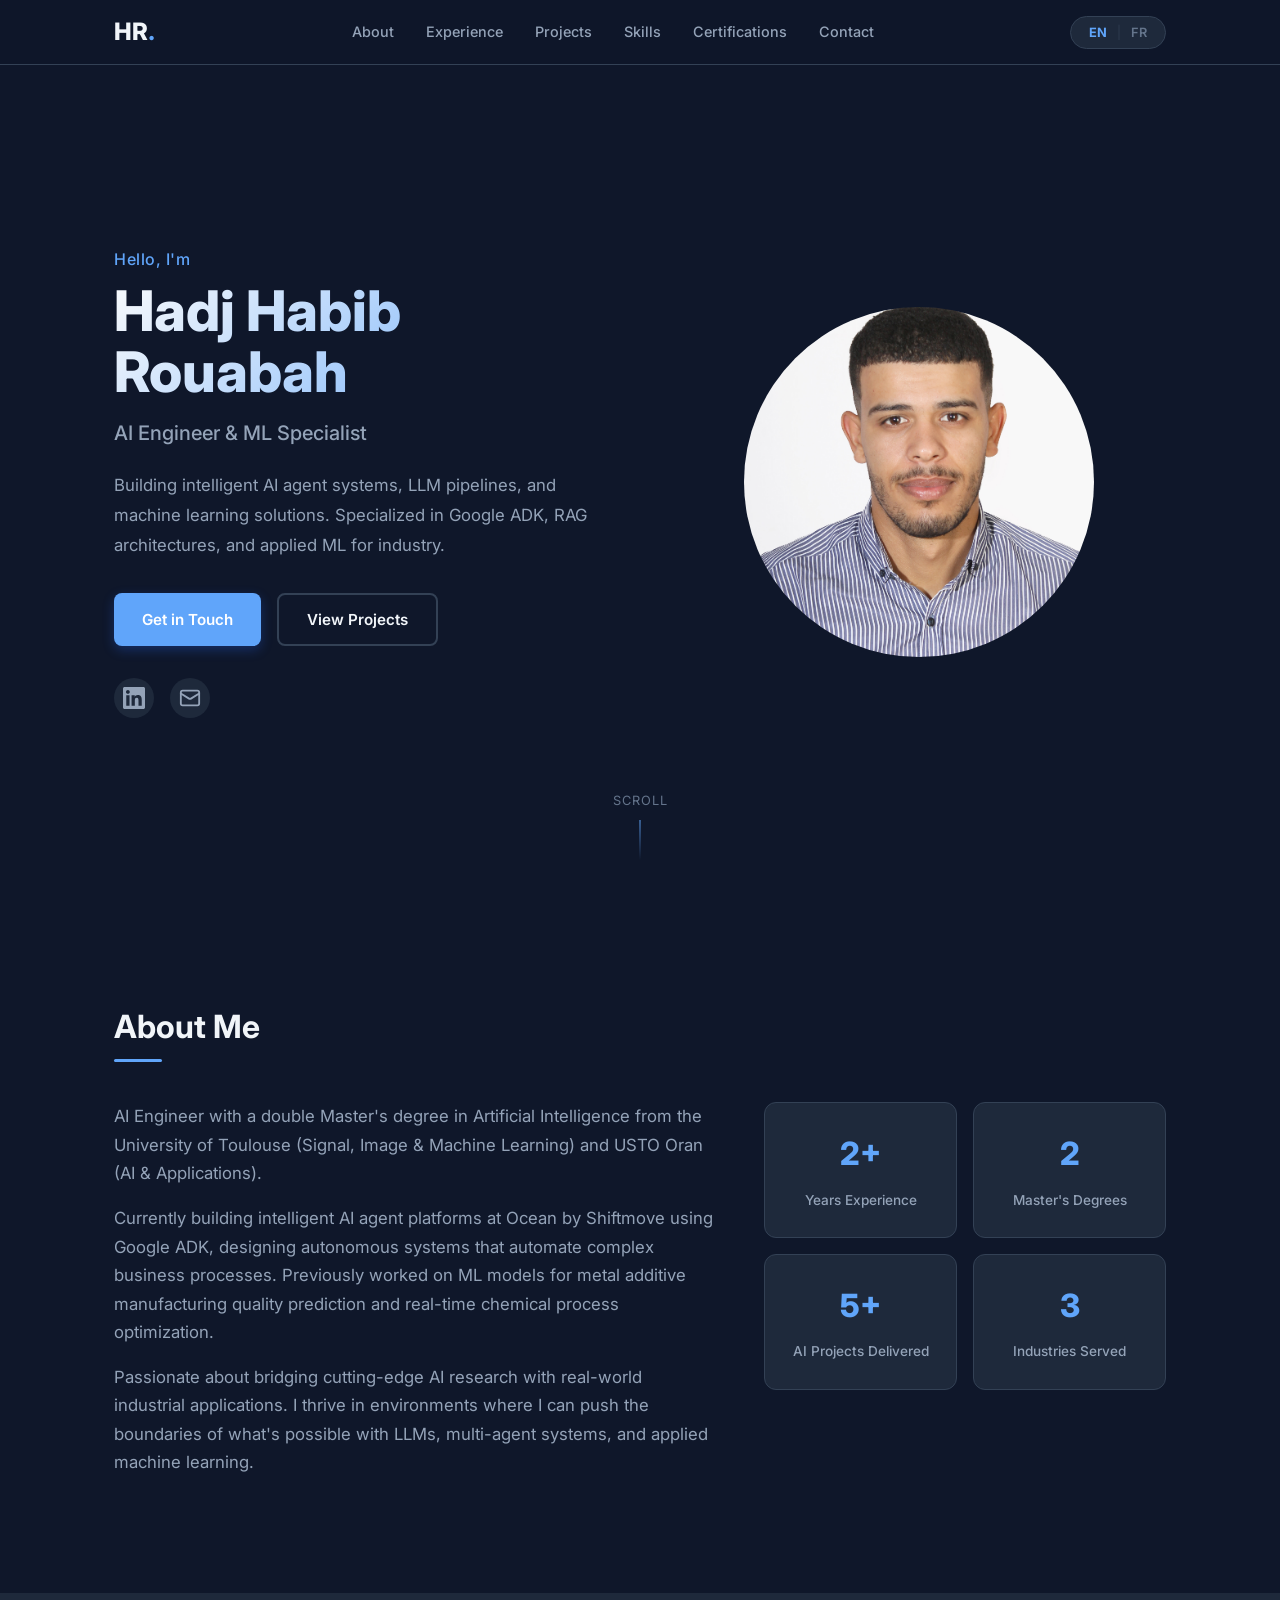
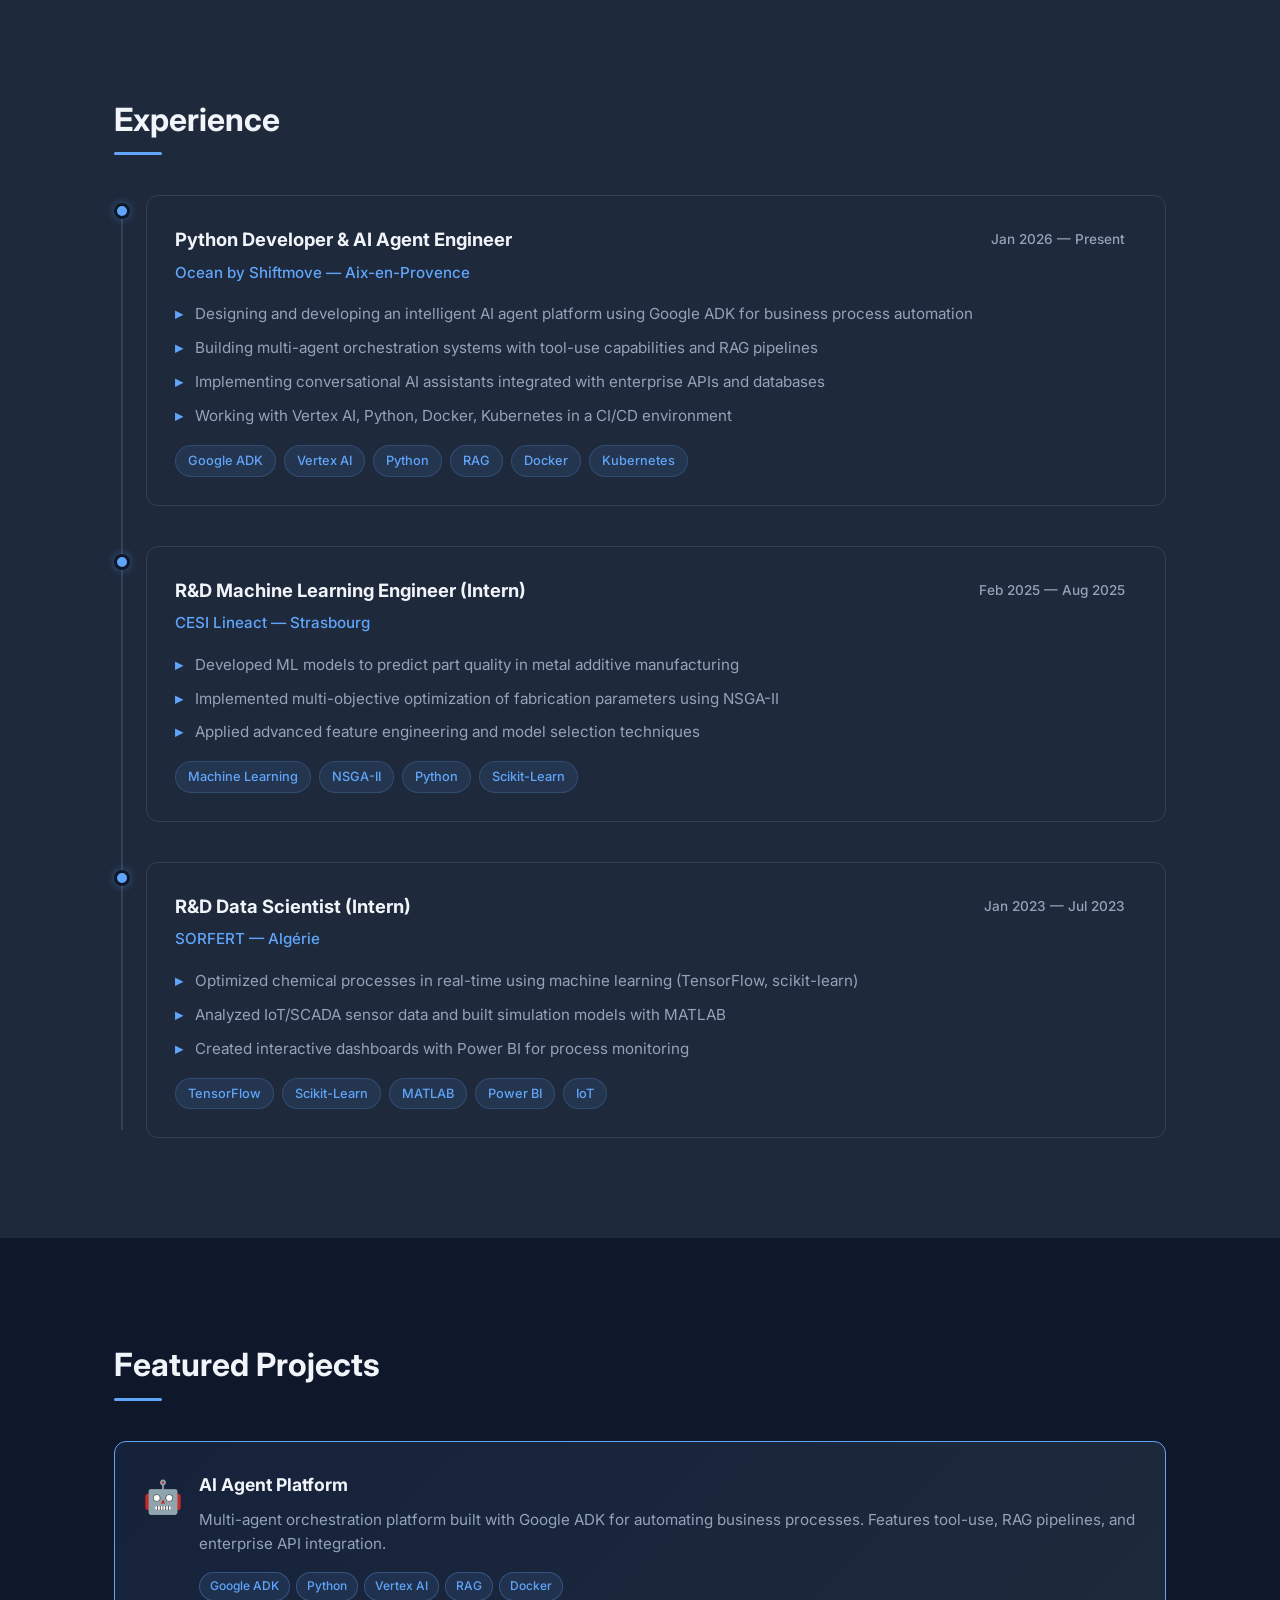
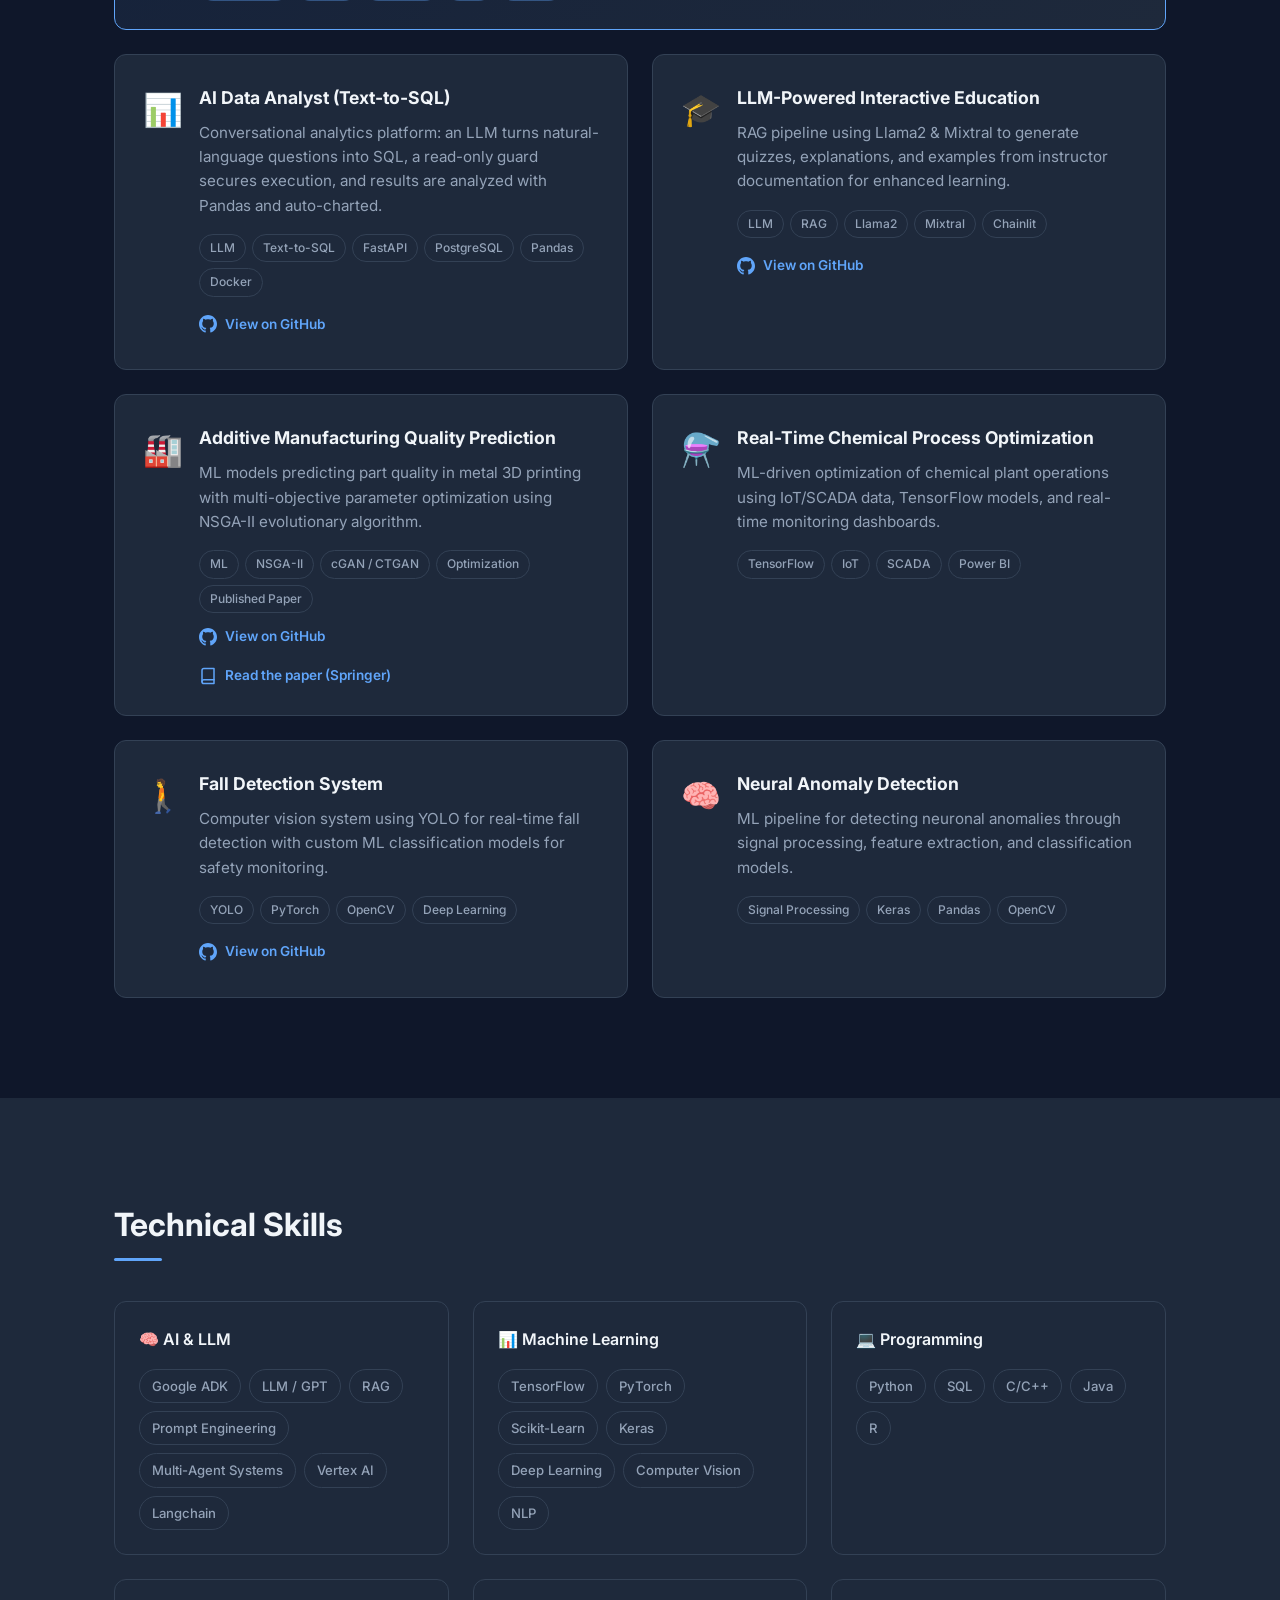
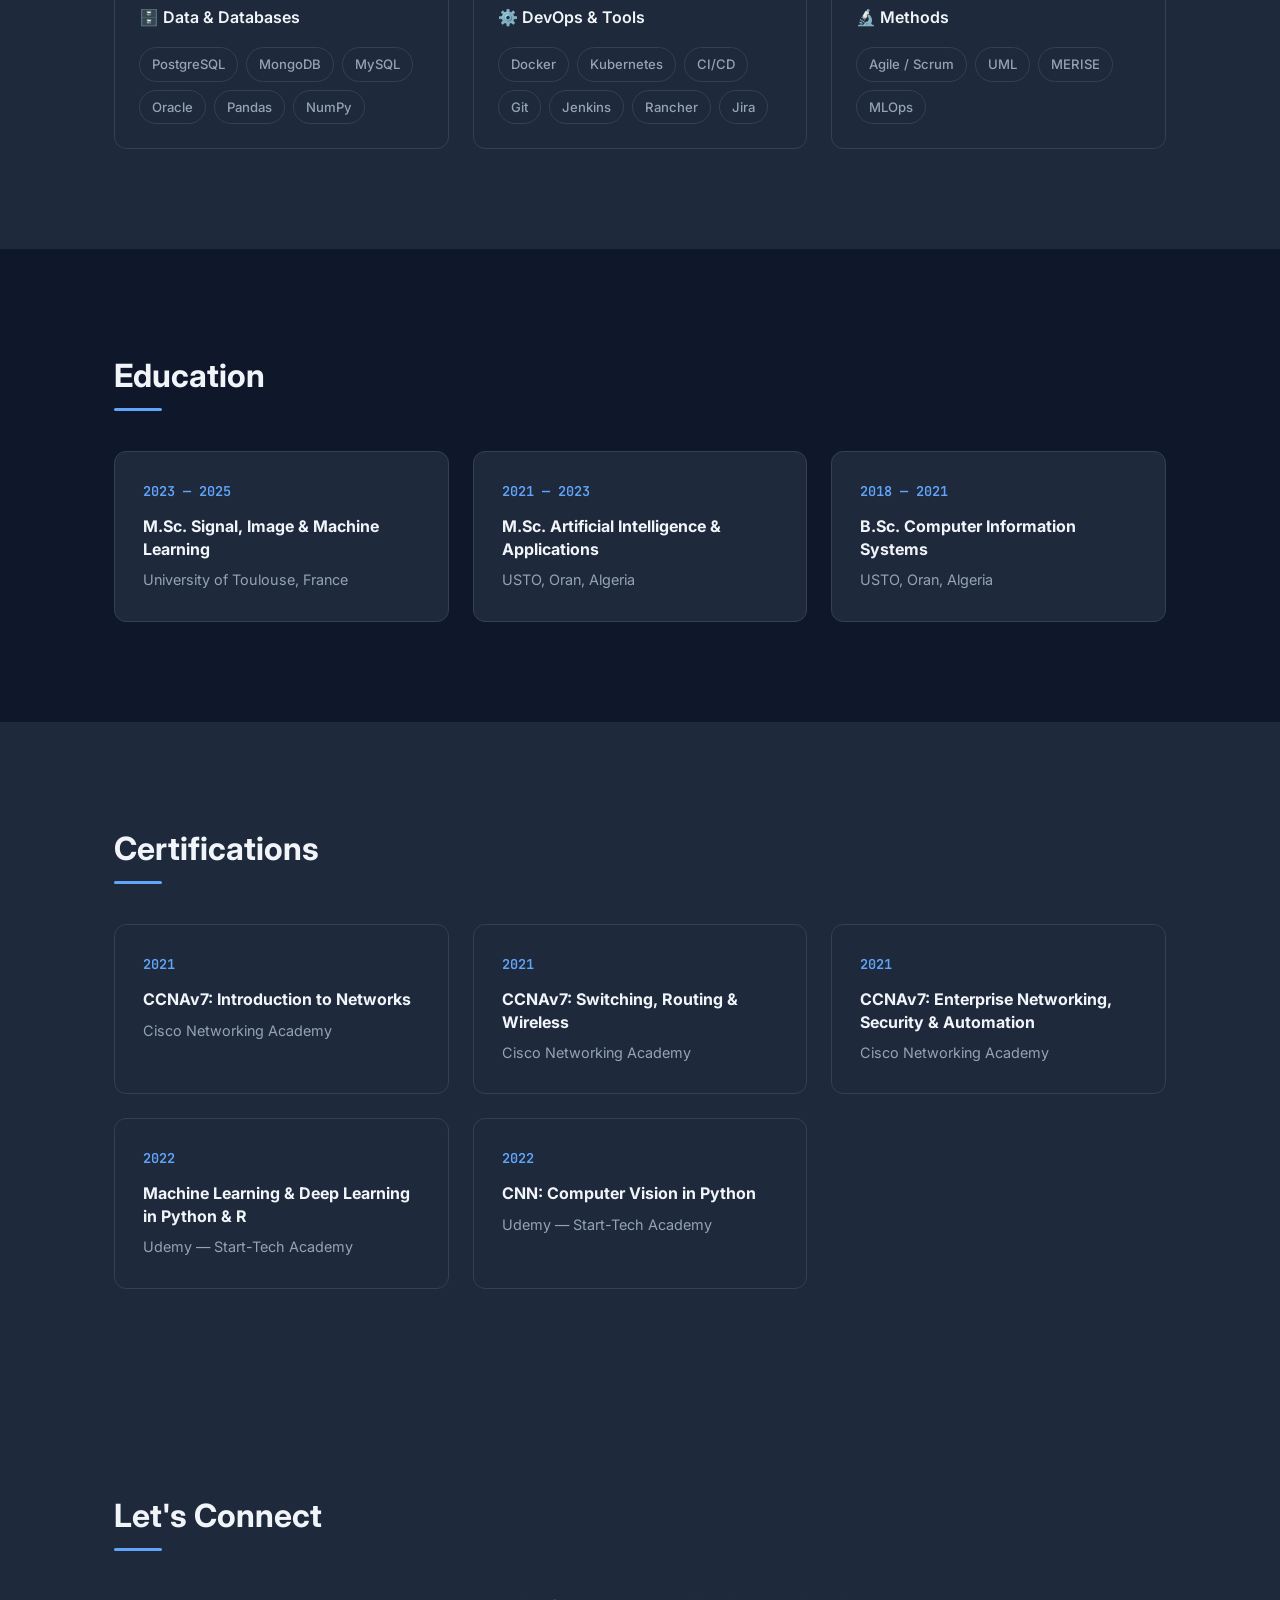
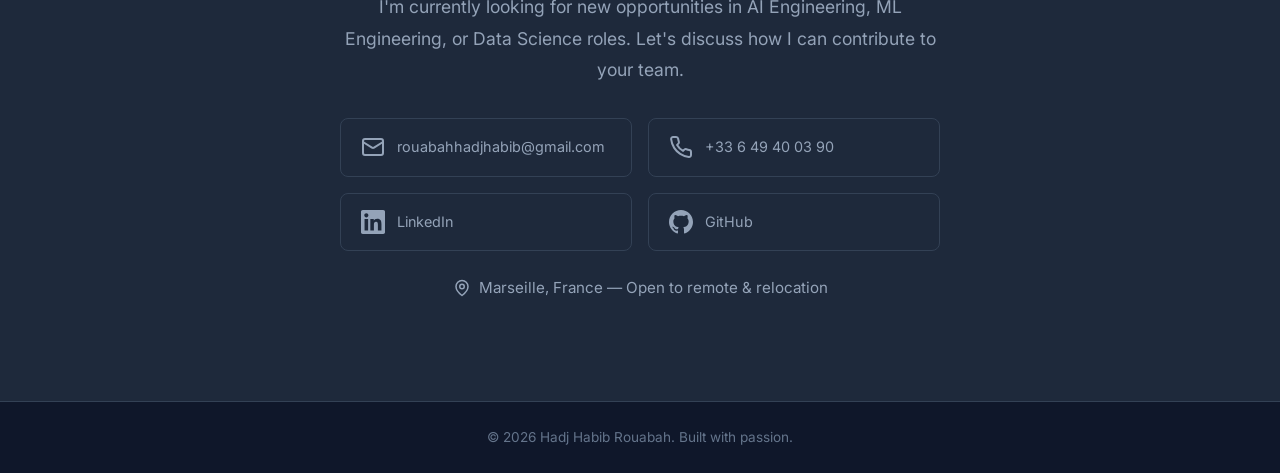
<file: index.html>
<!DOCTYPE html>
<html lang="en">
<head>
    <meta charset="UTF-8">
    <meta name="viewport" content="width=device-width, initial-scale=1.0">
    <title>Hadj Habib Rouabah — AI Engineer</title>
    <meta name="description" content="AI Engineer specialized in LLM, RAG, AI Agents, and Machine Learning. Building intelligent systems with Google ADK, Python, and modern AI frameworks.">
    <!-- Open Graph — pour l'aperçu LinkedIn -->
    <meta property="og:type" content="website">
    <meta property="og:title" content="Hadj Habib Rouabah — AI Engineer & ML Specialist">
    <meta property="og:description" content="Ingénieur IA | LLM, RAG, Agents IA (Google ADK) | Python | Double Master en Intelligence Artificielle">
    <meta property="og:image" content="https://habib-rouabah.github.io/assets/og-image.png">
    <meta property="og:url" content="https://habib-rouabah.github.io">
    <meta name="twitter:card" content="summary_large_image">
    <link rel="preconnect" href="https://fonts.googleapis.com">
    <link rel="preconnect" href="https://fonts.gstatic.com" crossorigin>
    <link href="https://fonts.googleapis.com/css2?family=Inter:wght@300;400;500;600;700;800&family=JetBrains+Mono:wght@400;500&display=swap" rel="stylesheet">
    <link rel="stylesheet" href="style.css">
</head>
<body>
    <!-- Navigation -->
    <nav class="navbar" id="navbar">
        <div class="nav-container">
            <a href="#" class="nav-logo">HR<span class="accent">.</span></a>
            <ul class="nav-links">
                <li><a href="#about" data-en="About" data-fr="À propos">About</a></li>
                <li><a href="#experience" data-en="Experience" data-fr="Expérience">Experience</a></li>
                <li><a href="#projects" data-en="Projects" data-fr="Projets">Projects</a></li>
                <li><a href="#skills" data-en="Skills" data-fr="Compétences">Skills</a></li>
                <li><a href="#certifications" data-en="Certifications" data-fr="Certifications">Certifications</a></li>
                <li><a href="#contact" data-en="Contact" data-fr="Contact">Contact</a></li>
            </ul>
            <div class="nav-right">
                <button class="lang-toggle" id="langToggle" aria-label="Switch language">
                    <span class="lang-option active" data-lang="en">EN</span>
                    <span class="lang-separator">|</span>
                    <span class="lang-option" data-lang="fr">FR</span>
                </button>
                <button class="nav-toggle" aria-label="Toggle menu">
                    <span></span>
                    <span></span>
                    <span></span>
                </button>
            </div>
        </div>
    </nav>

    <!-- Hero Section -->
    <section class="hero" id="hero">
        <div class="hero-container">
            <div class="hero-content">
                <p class="hero-greeting" data-en="Hello, I'm" data-fr="Bonjour, je suis">Hello, I'm</p>
                <h1 class="hero-name">Hadj Habib<br>Rouabah</h1>
                <h2 class="hero-title" data-en="AI Engineer & ML Specialist" data-fr="Ingénieur IA & Spécialiste ML">AI Engineer & ML Specialist</h2>
                <p class="hero-description" data-en="Building intelligent AI agent systems, LLM pipelines, and machine learning solutions. Specialized in Google ADK, RAG architectures, and applied ML for industry." data-fr="Conception de systèmes d'agents IA intelligents, pipelines LLM et solutions de machine learning. Spécialisé en Google ADK, architectures RAG et ML appliqué à l'industrie.">Building intelligent AI agent systems, LLM pipelines, and machine learning solutions. Specialized in Google ADK, RAG architectures, and applied ML for industry.</p>
                <div class="hero-cta">
                    <a href="#contact" class="btn btn-primary" data-en="Get in Touch" data-fr="Me contacter">Get in Touch</a>
                    <a href="#projects" class="btn btn-secondary" data-en="View Projects" data-fr="Voir les projets">View Projects</a>
                </div>
                <div class="hero-socials">
                    <a href="https://www.linkedin.com/in/hadj-habib-rouabah" target="_blank" rel="noopener" aria-label="LinkedIn">
                        <svg xmlns="http://www.w3.org/2000/svg" width="22" height="22" viewBox="0 0 24 24" fill="currentColor"><path d="M20.447 20.452h-3.554v-5.569c0-1.328-.027-3.037-1.852-3.037-1.853 0-2.136 1.445-2.136 2.939v5.667H9.351V9h3.414v1.561h.046c.477-.9 1.637-1.85 3.37-1.85 3.601 0 4.267 2.37 4.267 5.455v6.286zM5.337 7.433c-1.144 0-2.063-.926-2.063-2.065 0-1.138.92-2.063 2.063-2.063 1.14 0 2.064.925 2.064 2.063 0 1.139-.925 2.065-2.064 2.065zm1.782 13.019H3.555V9h3.564v11.452zM22.225 0H1.771C.792 0 0 .774 0 1.729v20.542C0 23.227.792 24 1.771 24h20.451C23.2 24 24 23.227 24 22.271V1.729C24 .774 23.2 0 22.222 0h.003z"/></svg>
                    </a>
                    <!-- <a href="https://github.com/hrouabah" target="_blank" rel="noopener" aria-label="GitHub">
                        <svg xmlns="http://www.w3.org/2000/svg" width="22" height="22" viewBox="0 0 24 24" fill="currentColor"><path d="M12 0c-6.626 0-12 5.373-12 12 0 5.302 3.438 9.8 8.207 11.387.599.111.793-.261.793-.577v-2.234c-3.338.726-4.033-1.416-4.033-1.416-.546-1.387-1.333-1.756-1.333-1.756-1.089-.745.083-.729.083-.729 1.205.084 1.839 1.237 1.839 1.237 1.07 1.834 2.807 1.304 3.492.997.107-.775.418-1.305.762-1.604-2.665-.305-5.467-1.334-5.467-5.931 0-1.311.469-2.381 1.236-3.221-.124-.303-.535-1.524.117-3.176 0 0 1.008-.322 3.301 1.23.957-.266 1.983-.399 3.003-.404 1.02.005 2.047.138 3.006.404 2.291-1.552 3.297-1.23 3.297-1.23.653 1.653.242 2.874.118 3.176.77.84 1.235 1.911 1.235 3.221 0 4.609-2.807 5.624-5.479 5.921.43.372.823 1.102.823 2.222v3.293c0 .319.192.694.801.576 4.765-1.589 8.199-6.086 8.199-11.386 0-6.627-5.373-12-12-12z"/></svg>
                    </a> -->
                    <a href="mailto:rouabahhadjhabib@gmail.com" aria-label="Email">
                        <svg xmlns="http://www.w3.org/2000/svg" width="22" height="22" viewBox="0 0 24 24" fill="none" stroke="currentColor" stroke-width="2" stroke-linecap="round" stroke-linejoin="round"><rect width="20" height="16" x="2" y="4" rx="2"/><path d="m22 7-8.97 5.7a1.94 1.94 0 0 1-2.06 0L2 7"/></svg>
                    </a>
                </div>
            </div>
            <div class="hero-visual">
                <div class="hero-image-wrapper">
                    <img src="assets/profile.jpg" alt="Hadj Habib Rouabah" class="hero-image" onerror="this.style.display='none'">
                    <div class="hero-image-decoration"></div>
                </div>
            </div>
        </div>
        <div class="scroll-indicator">
            <span data-en="Scroll" data-fr="Défiler">Scroll</span>
            <div class="scroll-line"></div>
        </div>
    </section>

    <!-- About Section -->
    <section class="section" id="about">
        <div class="container">
            <h2 class="section-title" data-en="About Me" data-fr="À propos">About Me</h2>
            <div class="about-grid">
                <div class="about-text">
                    <p data-en="AI Engineer with a double Master's degree in Artificial Intelligence from the University of Toulouse (Signal, Image & Machine Learning) and USTO Oran (AI & Applications)." data-fr="Ingénieur IA titulaire d'un double Master en Intelligence Artificielle de l'Université de Toulouse (Signal, Image & Apprentissage Automatique) et de l'USTO d'Oran (IA & Applications).">AI Engineer with a double Master's degree in Artificial Intelligence from the University of Toulouse (Signal, Image & Machine Learning) and USTO Oran (AI & Applications).</p>
                    <p data-en="Currently building intelligent AI agent platforms at Ocean by Shiftmove using Google ADK, designing autonomous systems that automate complex business processes. Previously worked on ML models for metal additive manufacturing quality prediction and real-time chemical process optimization." data-fr="Actuellement en charge du développement d'une plateforme d'agents IA intelligents chez Ocean by Shiftmove avec Google ADK, concevant des systèmes autonomes pour l'automatisation de processus métiers complexes. Précédemment, développement de modèles ML pour la prédiction de qualité en fabrication additive métallique et l'optimisation de procédés chimiques en temps réel.">Currently building intelligent AI agent platforms at Ocean by Shiftmove using Google ADK, designing autonomous systems that automate complex business processes. Previously worked on ML models for metal additive manufacturing quality prediction and real-time chemical process optimization.</p>
                    <p data-en="Passionate about bridging cutting-edge AI research with real-world industrial applications. I thrive in environments where I can push the boundaries of what's possible with LLMs, multi-agent systems, and applied machine learning." data-fr="Passionné par le lien entre la recherche de pointe en IA et les applications industrielles concrètes. Je m'épanouis dans des environnements où je peux repousser les limites du possible avec les LLM, les systèmes multi-agents et le machine learning appliqué.">Passionate about bridging cutting-edge AI research with real-world industrial applications. I thrive in environments where I can push the boundaries of what's possible with LLMs, multi-agent systems, and applied machine learning.</p>
                </div>
                <div class="about-stats">
                    <div class="stat-card">
                        <span class="stat-number">2+</span>
                        <span class="stat-label" data-en="Years Experience" data-fr="Ans d'expérience">Years Experience</span>
                    </div>
                    <div class="stat-card">
                        <span class="stat-number">2</span>
                        <span class="stat-label" data-en="Master's Degrees" data-fr="Masters obtenus">Master's Degrees</span>
                    </div>
                    <div class="stat-card">
                        <span class="stat-number">5+</span>
                        <span class="stat-label" data-en="AI Projects Delivered" data-fr="Projets IA livrés">AI Projects Delivered</span>
                    </div>
                    <div class="stat-card">
                        <span class="stat-number">3</span>
                        <span class="stat-label" data-en="Industries Served" data-fr="Secteurs d'activité">Industries Served</span>
                    </div>
                </div>
            </div>
        </div>
    </section>

    <!-- Experience Section -->
    <section class="section section-alt" id="experience">
        <div class="container">
            <h2 class="section-title" data-en="Experience" data-fr="Expérience">Experience</h2>
            <div class="timeline">
                <div class="timeline-item">
                    <div class="timeline-marker"></div>
                    <div class="timeline-content">
                        <div class="timeline-header">
                            <div>
                                <h3 data-en="Python Developer & AI Agent Engineer" data-fr="Développeur Python & Ingénieur Agent IA">Python Developer & AI Agent Engineer</h3>
                                <p class="company">Ocean by Shiftmove — Aix-en-Provence</p>
                            </div>
                            <span class="timeline-date" data-en="Jan 2026 — Present" data-fr="Janv. 2026 — Présent">Jan 2026 — Present</span>
                        </div>
                        <ul class="timeline-details">
                            <li data-en="Designing and developing an intelligent AI agent platform using Google ADK for business process automation" data-fr="Conception et développement d'une plateforme d'agents IA intelligents avec Google ADK pour l'automatisation des processus métiers">Designing and developing an intelligent AI agent platform using Google ADK for business process automation</li>
                            <li data-en="Building multi-agent orchestration systems with tool-use capabilities and RAG pipelines" data-fr="Construction de systèmes d'orchestration multi-agents avec capacités d'utilisation d'outils et pipelines RAG">Building multi-agent orchestration systems with tool-use capabilities and RAG pipelines</li>
                            <li data-en="Implementing conversational AI assistants integrated with enterprise APIs and databases" data-fr="Implémentation d'assistants IA conversationnels intégrés aux APIs et bases de données de l'entreprise">Implementing conversational AI assistants integrated with enterprise APIs and databases</li>
                            <li data-en="Working with Vertex AI, Python, Docker, Kubernetes in a CI/CD environment" data-fr="Travail avec Vertex AI, Python, Docker, Kubernetes dans un environnement CI/CD">Working with Vertex AI, Python, Docker, Kubernetes in a CI/CD environment</li>
                        </ul>
                        <div class="timeline-tags">
                            <span>Google ADK</span>
                            <span>Vertex AI</span>
                            <span>Python</span>
                            <span>RAG</span>
                            <span>Docker</span>
                            <span>Kubernetes</span>
                        </div>
                    </div>
                </div>

                <div class="timeline-item">
                    <div class="timeline-marker"></div>
                    <div class="timeline-content">
                        <div class="timeline-header">
                            <div>
                                <h3 data-en="R&D Machine Learning Engineer (Intern)" data-fr="Ingénieur Machine Learning R&D (Stage)">R&D Machine Learning Engineer (Intern)</h3>
                                <p class="company">CESI Lineact — Strasbourg</p>
                            </div>
                            <span class="timeline-date" data-en="Feb 2025 — Aug 2025" data-fr="Fév. 2025 — Août 2025">Feb 2025 — Aug 2025</span>
                        </div>
                        <ul class="timeline-details">
                            <li data-en="Developed ML models to predict part quality in metal additive manufacturing" data-fr="Développement de modèles ML pour prédire la qualité des pièces en fabrication additive métallique">Developed ML models to predict part quality in metal additive manufacturing</li>
                            <li data-en="Implemented multi-objective optimization of fabrication parameters using NSGA-II" data-fr="Implémentation de l'optimisation multi-objectif des paramètres de fabrication via NSGA-II">Implemented multi-objective optimization of fabrication parameters using NSGA-II</li>
                            <li data-en="Applied advanced feature engineering and model selection techniques" data-fr="Application de techniques avancées de feature engineering et de sélection de modèles">Applied advanced feature engineering and model selection techniques</li>
                        </ul>
                        <div class="timeline-tags">
                            <span>Machine Learning</span>
                            <span>NSGA-II</span>
                            <span>Python</span>
                            <span>Scikit-Learn</span>
                        </div>
                    </div>
                </div>

                <div class="timeline-item">
                    <div class="timeline-marker"></div>
                    <div class="timeline-content">
                        <div class="timeline-header">
                            <div>
                                <h3 data-en="R&D Data Scientist (Intern)" data-fr="Data Scientist R&D (Stage)">R&D Data Scientist (Intern)</h3>
                                <p class="company">SORFERT — Algérie</p>
                            </div>
                            <span class="timeline-date" data-en="Jan 2023 — Jul 2023" data-fr="Janv. 2023 — Juil. 2023">Jan 2023 — Jul 2023</span>
                        </div>
                        <ul class="timeline-details">
                            <li data-en="Optimized chemical processes in real-time using machine learning (TensorFlow, scikit-learn)" data-fr="Optimisation des procédés chimiques en temps réel via le machine learning (TensorFlow, scikit-learn)">Optimized chemical processes in real-time using machine learning (TensorFlow, scikit-learn)</li>
                            <li data-en="Analyzed IoT/SCADA sensor data and built simulation models with MATLAB" data-fr="Analyse de données capteurs IoT/SCADA et construction de modèles de simulation avec MATLAB">Analyzed IoT/SCADA sensor data and built simulation models with MATLAB</li>
                            <li data-en="Created interactive dashboards with Power BI for process monitoring" data-fr="Création de tableaux de bord interactifs avec Power BI pour le suivi des processus">Created interactive dashboards with Power BI for process monitoring</li>
                        </ul>
                        <div class="timeline-tags">
                            <span>TensorFlow</span>
                            <span>Scikit-Learn</span>
                            <span>MATLAB</span>
                            <span>Power BI</span>
                            <span>IoT</span>
                        </div>
                    </div>
                </div>
            </div>
        </div>
    </section>

    <!-- Projects Section -->
    <section class="section" id="projects">
        <div class="container">
            <h2 class="section-title" data-en="Featured Projects" data-fr="Projets phares">Featured Projects</h2>
            <div class="projects-grid">
                <div class="project-card featured">
                    <div class="project-icon">🤖</div>
                    <div class="project-content">
                        <h3 data-en="AI Agent Platform" data-fr="Plateforme d'Agents IA">AI Agent Platform</h3>
                        <p data-en="Multi-agent orchestration platform built with Google ADK for automating business processes. Features tool-use, RAG pipelines, and enterprise API integration." data-fr="Plateforme d'orchestration multi-agents construite avec Google ADK pour l'automatisation des processus métiers. Inclut l'utilisation d'outils, des pipelines RAG et l'intégration d'APIs d'entreprise.">Multi-agent orchestration platform built with Google ADK for automating business processes. Features tool-use, RAG pipelines, and enterprise API integration.</p>
                        <div class="project-tags">
                            <span>Google ADK</span>
                            <span>Python</span>
                            <span>Vertex AI</span>
                            <span>RAG</span>
                            <span>Docker</span>
                        </div>
                    </div>
                </div>

                <div class="project-card">
                    <div class="project-icon">📊</div>
                    <div class="project-content">
                        <h3>AI Data Analyst (Text-to-SQL)</h3>
                        <p data-en="Conversational analytics platform: an LLM turns natural-language questions into SQL, a read-only guard secures execution, and results are analyzed with Pandas and auto-charted." data-fr="Plateforme d'analyse conversationnelle : un LLM traduit les questions en langage naturel en SQL, un garde-fou lecture seule sécurise l'exécution, et les résultats sont analysés avec Pandas et visualisés automatiquement.">Conversational analytics platform: an LLM turns natural-language questions into SQL, a read-only guard secures execution, and results are analyzed with Pandas and auto-charted.</p>
                        <div class="project-tags">
                            <span>LLM</span>
                            <span>Text-to-SQL</span>
                            <span>FastAPI</span>
                            <span>PostgreSQL</span>
                            <span>Pandas</span>
                            <span>Docker</span>
                        </div>
                        <a class="project-link" href="https://github.com/habib-Rouabah/ai-data-analyst" target="_blank" rel="noopener">
                            <svg xmlns="http://www.w3.org/2000/svg" viewBox="0 0 24 24" fill="currentColor"><path d="M12 0c-6.626 0-12 5.373-12 12 0 5.302 3.438 9.8 8.207 11.387.599.111.793-.261.793-.577v-2.234c-3.338.726-4.033-1.416-4.033-1.416-.546-1.387-1.333-1.756-1.333-1.756-1.089-.745.083-.729.083-.729 1.205.084 1.839 1.237 1.839 1.237 1.07 1.834 2.807 1.304 3.492.997.107-.775.418-1.305.762-1.604-2.665-.305-5.467-1.334-5.467-5.931 0-1.311.469-2.381 1.236-3.221-.124-.303-.535-1.524.117-3.176 0 0 1.008-.322 3.301 1.23.957-.266 1.983-.399 3.003-.404 1.02.005 2.047.138 3.006.404 2.291-1.552 3.297-1.23 3.297-1.23.653 1.653.242 2.874.118 3.176.77.84 1.235 1.911 1.235 3.221 0 4.609-2.807 5.624-5.479 5.921.43.372.823 1.102.823 2.222v3.293c0 .319.192.694.801.576 4.765-1.589 8.199-6.086 8.199-11.386 0-6.627-5.373-12-12-12z"/></svg>
                            <span data-en="View on GitHub" data-fr="Voir sur GitHub">View on GitHub</span>
                        </a>
                    </div>
                </div>

                <div class="project-card">
                    <div class="project-icon">🎓</div>
                    <div class="project-content">
                        <h3 data-en="LLM-Powered Interactive Education" data-fr="Éducation Interactive par LLM">LLM-Powered Interactive Education</h3>
                        <p data-en="RAG pipeline using Llama2 & Mixtral to generate quizzes, explanations, and examples from instructor documentation for enhanced learning." data-fr="Pipeline RAG utilisant Llama2 & Mixtral pour générer des quiz, explications et exemples depuis la documentation enseignante pour un apprentissage amélioré.">RAG pipeline using Llama2 & Mixtral to generate quizzes, explanations, and examples from instructor documentation for enhanced learning.</p>
                        <div class="project-tags">
                            <span>LLM</span>
                            <span>RAG</span>
                            <span>Llama2</span>
                            <span>Mixtral</span>
                            <span>Chainlit</span>
                        </div>
                        <a class="project-link" href="https://github.com/habib-Rouabah/edu-rag-assistant" target="_blank" rel="noopener">
                            <svg xmlns="http://www.w3.org/2000/svg" viewBox="0 0 24 24" fill="currentColor"><path d="M12 0c-6.626 0-12 5.373-12 12 0 5.302 3.438 9.8 8.207 11.387.599.111.793-.261.793-.577v-2.234c-3.338.726-4.033-1.416-4.033-1.416-.546-1.387-1.333-1.756-1.333-1.756-1.089-.745.083-.729.083-.729 1.205.084 1.839 1.237 1.839 1.237 1.07 1.834 2.807 1.304 3.492.997.107-.775.418-1.305.762-1.604-2.665-.305-5.467-1.334-5.467-5.931 0-1.311.469-2.381 1.236-3.221-.124-.303-.535-1.524.117-3.176 0 0 1.008-.322 3.301 1.23.957-.266 1.983-.399 3.003-.404 1.02.005 2.047.138 3.006.404 2.291-1.552 3.297-1.23 3.297-1.23.653 1.653.242 2.874.118 3.176.77.84 1.235 1.911 1.235 3.221 0 4.609-2.807 5.624-5.479 5.921.43.372.823 1.102.823 2.222v3.293c0 .319.192.694.801.576 4.765-1.589 8.199-6.086 8.199-11.386 0-6.627-5.373-12-12-12z"/></svg>
                            <span data-en="View on GitHub" data-fr="Voir sur GitHub">View on GitHub</span>
                        </a>
                    </div>
                </div>

                <div class="project-card">
                    <div class="project-icon">🏭</div>
                    <div class="project-content">
                        <h3 data-en="Additive Manufacturing Quality Prediction" data-fr="Prédiction de Qualité en Fabrication Additive">Additive Manufacturing Quality Prediction</h3>
                        <p data-en="ML models predicting part quality in metal 3D printing with multi-objective parameter optimization using NSGA-II evolutionary algorithm." data-fr="Modèles ML prédisant la qualité des pièces en impression 3D métallique avec optimisation multi-objectif des paramètres via l'algorithme évolutionnaire NSGA-II.">ML models predicting part quality in metal 3D printing with multi-objective parameter optimization using NSGA-II evolutionary algorithm.</p>
                        <div class="project-tags">
                            <span>ML</span>
                            <span>NSGA-II</span>
                            <span>cGAN / CTGAN</span>
                            <span>Optimization</span>
                            <span data-en="Published Paper" data-fr="Article publié">Published Paper</span>
                        </div>
                        <div class="project-links">
                            <a class="project-link" href="https://github.com/habib-Rouabah/SLM-Quality-Prediction-optimization" target="_blank" rel="noopener">
                                <svg xmlns="http://www.w3.org/2000/svg" viewBox="0 0 24 24" fill="currentColor"><path d="M12 0c-6.626 0-12 5.373-12 12 0 5.302 3.438 9.8 8.207 11.387.599.111.793-.261.793-.577v-2.234c-3.338.726-4.033-1.416-4.033-1.416-.546-1.387-1.333-1.756-1.333-1.756-1.089-.745.083-.729.083-.729 1.205.084 1.839 1.237 1.839 1.237 1.07 1.834 2.807 1.304 3.492.997.107-.775.418-1.305.762-1.604-2.665-.305-5.467-1.334-5.467-5.931 0-1.311.469-2.381 1.236-3.221-.124-.303-.535-1.524.117-3.176 0 0 1.008-.322 3.301 1.23.957-.266 1.983-.399 3.003-.404 1.02.005 2.047.138 3.006.404 2.291-1.552 3.297-1.23 3.297-1.23.653 1.653.242 2.874.118 3.176.77.84 1.235 1.911 1.235 3.221 0 4.609-2.807 5.624-5.479 5.921.43.372.823 1.102.823 2.222v3.293c0 .319.192.694.801.576 4.765-1.589 8.199-6.086 8.199-11.386 0-6.627-5.373-12-12-12z"/></svg>
                                <span data-en="View on GitHub" data-fr="Voir sur GitHub">View on GitHub</span>
                            </a>
                            <a class="project-link" href="https://doi.org/10.1007/s00170-026-18908-7" target="_blank" rel="noopener">
                                <svg xmlns="http://www.w3.org/2000/svg" viewBox="0 0 24 24" fill="none" stroke="currentColor" stroke-width="2" stroke-linecap="round" stroke-linejoin="round"><path d="M4 19.5A2.5 2.5 0 0 1 6.5 17H20"/><path d="M6.5 2H20v20H6.5A2.5 2.5 0 0 1 4 19.5v-15A2.5 2.5 0 0 1 6.5 2z"/></svg>
                                <span data-en="Read the paper (Springer)" data-fr="Lire l'article (Springer)">Read the paper (Springer)</span>
                            </a>
                        </div>
                    </div>
                </div>

                <div class="project-card">
                    <div class="project-icon">⚗️</div>
                    <div class="project-content">
                        <h3 data-en="Real-Time Chemical Process Optimization" data-fr="Optimisation de Procédés Chimiques en Temps Réel">Real-Time Chemical Process Optimization</h3>
                        <p data-en="ML-driven optimization of chemical plant operations using IoT/SCADA data, TensorFlow models, and real-time monitoring dashboards." data-fr="Optimisation pilotée par ML des opérations d'une usine chimique via données IoT/SCADA, modèles TensorFlow et tableaux de bord de suivi en temps réel.">ML-driven optimization of chemical plant operations using IoT/SCADA data, TensorFlow models, and real-time monitoring dashboards.</p>
                        <div class="project-tags">
                            <span>TensorFlow</span>
                            <span>IoT</span>
                            <span>SCADA</span>
                            <span>Power BI</span>
                        </div>
                    </div>
                </div>

                <div class="project-card">
                    <div class="project-icon">🚶</div>
                    <div class="project-content">
                        <h3 data-en="Fall Detection System" data-fr="Système de Détection de Chutes">Fall Detection System</h3>
                        <p data-en="Computer vision system using YOLO for real-time fall detection with custom ML classification models for safety monitoring." data-fr="Système de vision par ordinateur utilisant YOLO pour la détection de chutes en temps réel avec des modèles ML personnalisés pour la surveillance de sécurité.">Computer vision system using YOLO for real-time fall detection with custom ML classification models for safety monitoring.</p>
                        <div class="project-tags">
                            <span>YOLO</span>
                            <span>PyTorch</span>
                            <span>OpenCV</span>
                            <span>Deep Learning</span>
                        </div>
                        <a class="project-link" href="https://github.com/habib-Rouabah/Fall-detection" target="_blank" rel="noopener">
                            <svg xmlns="http://www.w3.org/2000/svg" viewBox="0 0 24 24" fill="currentColor"><path d="M12 0c-6.626 0-12 5.373-12 12 0 5.302 3.438 9.8 8.207 11.387.599.111.793-.261.793-.577v-2.234c-3.338.726-4.033-1.416-4.033-1.416-.546-1.387-1.333-1.756-1.333-1.756-1.089-.745.083-.729.083-.729 1.205.084 1.839 1.237 1.839 1.237 1.07 1.834 2.807 1.304 3.492.997.107-.775.418-1.305.762-1.604-2.665-.305-5.467-1.334-5.467-5.931 0-1.311.469-2.381 1.236-3.221-.124-.303-.535-1.524.117-3.176 0 0 1.008-.322 3.301 1.23.957-.266 1.983-.399 3.003-.404 1.02.005 2.047.138 3.006.404 2.291-1.552 3.297-1.23 3.297-1.23.653 1.653.242 2.874.118 3.176.77.84 1.235 1.911 1.235 3.221 0 4.609-2.807 5.624-5.479 5.921.43.372.823 1.102.823 2.222v3.293c0 .319.192.694.801.576 4.765-1.589 8.199-6.086 8.199-11.386 0-6.627-5.373-12-12-12z"/></svg>
                            <span data-en="View on GitHub" data-fr="Voir sur GitHub">View on GitHub</span>
                        </a>
                    </div>
                </div>

                <div class="project-card">
                    <div class="project-icon">🧠</div>
                    <div class="project-content">
                        <h3 data-en="Neural Anomaly Detection" data-fr="Détection d'Anomalies Neuronales">Neural Anomaly Detection</h3>
                        <p data-en="ML pipeline for detecting neuronal anomalies through signal processing, feature extraction, and classification models." data-fr="Pipeline ML pour la détection d'anomalies neuronales via le traitement du signal, l'extraction de caractéristiques et des modèles de classification.">ML pipeline for detecting neuronal anomalies through signal processing, feature extraction, and classification models.</p>
                        <div class="project-tags">
                            <span>Signal Processing</span>
                            <span>Keras</span>
                            <span>Pandas</span>
                            <span>OpenCV</span>
                        </div>
                    </div>
                </div>
            </div>
        </div>
    </section>

    <!-- Skills Section -->
    <section class="section section-alt" id="skills">
        <div class="container">
            <h2 class="section-title" data-en="Technical Skills" data-fr="Compétences Techniques">Technical Skills</h2>
            <div class="skills-grid">
                <div class="skill-category">
                    <h3>🧠 AI & LLM</h3>
                    <div class="skill-items">
                        <span>Google ADK</span>
                        <span>LLM / GPT</span>
                        <span>RAG</span>
                        <span>Prompt Engineering</span>
                        <span>Multi-Agent Systems</span>
                        <span>Vertex AI</span>
                        <span>Langchain</span>
                    </div>
                </div>
                <div class="skill-category">
                    <h3>📊 Machine Learning</h3>
                    <div class="skill-items">
                        <span>TensorFlow</span>
                        <span>PyTorch</span>
                        <span>Scikit-Learn</span>
                        <span>Keras</span>
                        <span>Deep Learning</span>
                        <span>Computer Vision</span>
                        <span>NLP</span>
                    </div>
                </div>
                <div class="skill-category">
                    <h3>💻 Programming</h3>
                    <div class="skill-items">
                        <span>Python</span>
                        <span>SQL</span>
                        <span>C/C++</span>
                        <span>Java</span>
                        <span>R</span>
                    </div>
                </div>
                <div class="skill-category">
                    <h3 data-en="🗄️ Data & Databases" data-fr="🗄️ Données & BDD">🗄️ Data & Databases</h3>
                    <div class="skill-items">
                        <span>PostgreSQL</span>
                        <span>MongoDB</span>
                        <span>MySQL</span>
                        <span>Oracle</span>
                        <span>Pandas</span>
                        <span>NumPy</span>
                    </div>
                </div>
                <div class="skill-category">
                    <h3 data-en="⚙️ DevOps & Tools" data-fr="⚙️ DevOps & Outils">⚙️ DevOps & Tools</h3>
                    <div class="skill-items">
                        <span>Docker</span>
                        <span>Kubernetes</span>
                        <span>CI/CD</span>
                        <span>Git</span>
                        <span>Jenkins</span>
                        <span>Rancher</span>
                        <span>Jira</span>
                    </div>
                </div>
                <div class="skill-category">
                    <h3 data-en="🔬 Methods" data-fr="🔬 Méthodes">🔬 Methods</h3>
                    <div class="skill-items">
                        <span>Agile / Scrum</span>
                        <span>UML</span>
                        <span>MERISE</span>
                        <span>MLOps</span>
                    </div>
                </div>
            </div>
        </div>
    </section>

    <!-- Education Section -->
    <section class="section" id="education">
        <div class="container">
            <h2 class="section-title" data-en="Education" data-fr="Formation">Education</h2>
            <div class="education-grid">
                <div class="education-card">
                    <div class="education-year">2023 — 2025</div>
                    <h3 data-en="M.Sc. Signal, Image & Machine Learning" data-fr="Master Signal, Image & Apprentissage Automatique">M.Sc. Signal, Image & Machine Learning</h3>
                    <p class="education-school" data-en="University of Toulouse, France" data-fr="Université de Toulouse, France">University of Toulouse, France</p>
                </div>
                <div class="education-card">
                    <div class="education-year">2021 — 2023</div>
                    <h3 data-en="M.Sc. Artificial Intelligence & Applications" data-fr="Master Intelligence Artificielle & ses Applications">M.Sc. Artificial Intelligence & Applications</h3>
                    <p class="education-school" data-en="USTO, Oran, Algeria" data-fr="USTO, Oran, Algérie">USTO, Oran, Algeria</p>
                </div>
                <div class="education-card">
                    <div class="education-year">2018 — 2021</div>
                    <h3 data-en="B.Sc. Computer Information Systems" data-fr="Licence Systèmes Informatiques">B.Sc. Computer Information Systems</h3>
                    <p class="education-school" data-en="USTO, Oran, Algeria" data-fr="USTO, Oran, Algérie">USTO, Oran, Algeria</p>
                </div>
            </div>
        </div>
    </section>

    <!-- Certifications Section -->
    <section class="section section-alt" id="certifications">
        <div class="container">
            <h2 class="section-title" data-en="Certifications" data-fr="Certifications">Certifications</h2>
            <div class="education-grid">
                <div class="education-card">
                    <div class="education-year">2021</div>
                    <h3>CCNAv7: Introduction to Networks</h3>
                    <p class="education-school">Cisco Networking Academy</p>
                </div>
                <div class="education-card">
                    <div class="education-year">2021</div>
                    <h3>CCNAv7: Switching, Routing & Wireless</h3>
                    <p class="education-school">Cisco Networking Academy</p>
                </div>
                <div class="education-card">
                    <div class="education-year">2021</div>
                    <h3>CCNAv7: Enterprise Networking, Security & Automation</h3>
                    <p class="education-school">Cisco Networking Academy</p>
                </div>
                <div class="education-card">
                    <div class="education-year">2022</div>
                    <h3>Machine Learning & Deep Learning in Python & R</h3>
                    <p class="education-school">Udemy — Start-Tech Academy</p>
                </div>
                <div class="education-card">
                    <div class="education-year">2022</div>
                    <h3 data-en="CNN: Computer Vision in Python" data-fr="CNN : Vision par Ordinateur en Python">CNN: Computer Vision in Python</h3>
                    <p class="education-school">Udemy — Start-Tech Academy</p>
                </div>
            </div>
        </div>
    </section>

    <!-- Contact Section -->
    <section class="section section-alt" id="contact">
        <div class="container">
            <h2 class="section-title" data-en="Let's Connect" data-fr="Contactez-moi">Let's Connect</h2>
            <div class="contact-content">
                <p class="contact-text" data-en="I'm currently looking for new opportunities in AI Engineering, ML Engineering, or Data Science roles. Let's discuss how I can contribute to your team." data-fr="Je suis actuellement à la recherche de nouvelles opportunités en Ingénierie IA, ML Engineering ou Data Science. Discutons de la façon dont je peux contribuer à votre équipe.">I'm currently looking for new opportunities in AI Engineering, ML Engineering, or Data Science roles. Let's discuss how I can contribute to your team.</p>
                <div class="contact-links">
                    <a href="mailto:rouabahhadjhabib@gmail.com" class="contact-card">
                        <svg xmlns="http://www.w3.org/2000/svg" width="24" height="24" viewBox="0 0 24 24" fill="none" stroke="currentColor" stroke-width="2" stroke-linecap="round" stroke-linejoin="round"><rect width="20" height="16" x="2" y="4" rx="2"/><path d="m22 7-8.97 5.7a1.94 1.94 0 0 1-2.06 0L2 7"/></svg>
                        <span>rouabahhadjhabib@gmail.com</span>
                    </a>
                    <a href="tel:+33649400390" class="contact-card">
                        <svg xmlns="http://www.w3.org/2000/svg" width="24" height="24" viewBox="0 0 24 24" fill="none" stroke="currentColor" stroke-width="2" stroke-linecap="round" stroke-linejoin="round"><path d="M22 16.92v3a2 2 0 0 1-2.18 2 19.79 19.79 0 0 1-8.63-3.07 19.5 19.5 0 0 1-6-6 19.79 19.79 0 0 1-3.07-8.67A2 2 0 0 1 4.11 2h3a2 2 0 0 1 2 1.72 12.84 12.84 0 0 0 .7 2.81 2 2 0 0 1-.45 2.11L8.09 9.91a16 16 0 0 0 6 6l1.27-1.27a2 2 0 0 1 2.11-.45 12.84 12.84 0 0 0 2.81.7A2 2 0 0 1 22 16.92z"/></svg>
                        <span>+33 6 49 40 03 90</span>
                    </a>
                    <a href="https://www.linkedin.com/in/hadj-habib-rouabah" target="_blank" rel="noopener" class="contact-card">
                        <svg xmlns="http://www.w3.org/2000/svg" width="24" height="24" viewBox="0 0 24 24" fill="currentColor"><path d="M20.447 20.452h-3.554v-5.569c0-1.328-.027-3.037-1.852-3.037-1.853 0-2.136 1.445-2.136 2.939v5.667H9.351V9h3.414v1.561h.046c.477-.9 1.637-1.85 3.37-1.85 3.601 0 4.267 2.37 4.267 5.455v6.286zM5.337 7.433c-1.144 0-2.063-.926-2.063-2.065 0-1.138.92-2.063 2.063-2.063 1.14 0 2.064.925 2.064 2.063 0 1.139-.925 2.065-2.064 2.065zm1.782 13.019H3.555V9h3.564v11.452zM22.225 0H1.771C.792 0 0 .774 0 1.729v20.542C0 23.227.792 24 1.771 24h20.451C23.2 24 24 23.227 24 22.271V1.729C24 .774 23.2 0 22.222 0h.003z"/></svg>
                        <span>LinkedIn</span>
                    </a>
                    <a href="https://github.com/habib-Rouabah" target="_blank" rel="noopener" class="contact-card">
                        <svg xmlns="http://www.w3.org/2000/svg" width="24" height="24" viewBox="0 0 24 24" fill="currentColor"><path d="M12 0c-6.626 0-12 5.373-12 12 0 5.302 3.438 9.8 8.207 11.387.599.111.793-.261.793-.577v-2.234c-3.338.726-4.033-1.416-4.033-1.416-.546-1.387-1.333-1.756-1.333-1.756-1.089-.745.083-.729.083-.729 1.205.084 1.839 1.237 1.839 1.237 1.07 1.834 2.807 1.304 3.492.997.107-.775.418-1.305.762-1.604-2.665-.305-5.467-1.334-5.467-5.931 0-1.311.469-2.381 1.236-3.221-.124-.303-.535-1.524.117-3.176 0 0 1.008-.322 3.301 1.23.957-.266 1.983-.399 3.003-.404 1.02.005 2.047.138 3.006.404 2.291-1.552 3.297-1.23 3.297-1.23.653 1.653.242 2.874.118 3.176.77.84 1.235 1.911 1.235 3.221 0 4.609-2.807 5.624-5.479 5.921.43.372.823 1.102.823 2.222v3.293c0 .319.192.694.801.576 4.765-1.589 8.199-6.086 8.199-11.386 0-6.627-5.373-12-12-12z"/></svg>
                        <span>GitHub</span>
                    </a>
                </div>
                <div class="contact-location">
                    <svg xmlns="http://www.w3.org/2000/svg" width="18" height="18" viewBox="0 0 24 24" fill="none" stroke="currentColor" stroke-width="2" stroke-linecap="round" stroke-linejoin="round"><path d="M20 10c0 6-8 12-8 12s-8-6-8-12a8 8 0 0 1 16 0Z"/><circle cx="12" cy="10" r="3"/></svg>
                    <span data-en="Marseille, France — Open to remote & relocation" data-fr="Marseille, France — Ouvert au télétravail & à la mobilité">Marseille, France — Open to remote & relocation</span>
                </div>
            </div>
        </div>
    </section>

    <!-- Footer -->
    <footer class="footer">
        <div class="container">
            <p data-en="&copy; 2026 Hadj Habib Rouabah. Built with passion." data-fr="&copy; 2026 Hadj Habib Rouabah. Construit avec passion.">&copy; 2026 Hadj Habib Rouabah. Built with passion.</p>
        </div>
    </footer>

    <script src="script.js"></script>
</body>
</html>
</file>
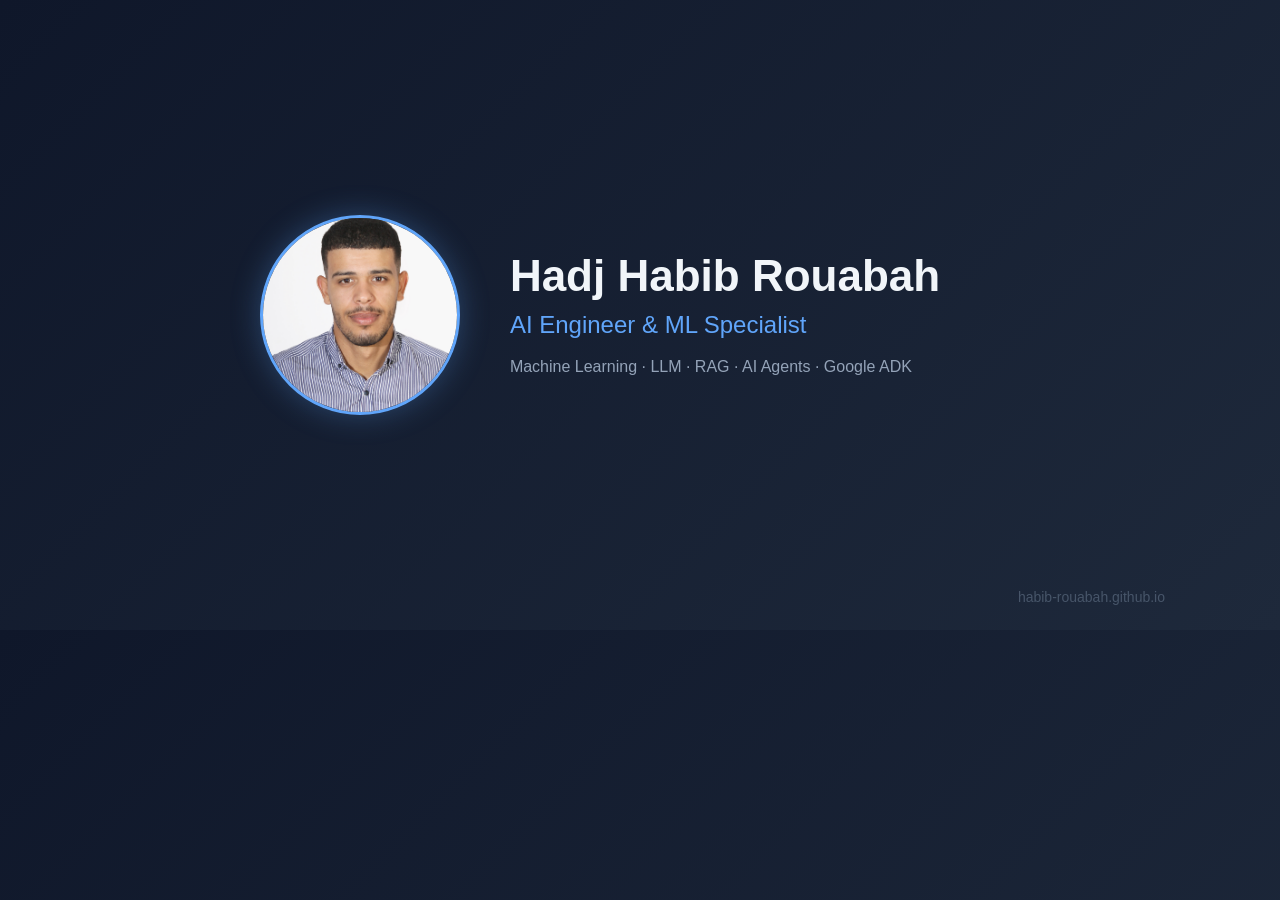
<file: og-preview.html>
<!DOCTYPE html>
<html>
<head>
    <meta charset="UTF-8">
    <style>
        * { margin: 0; padding: 0; box-sizing: border-box; }
        body {
            width: 1200px;
            height: 630px;
            background: linear-gradient(135deg, #0f172a 0%, #1e293b 100%);
            font-family: -apple-system, BlinkMacSystemFont, 'Segoe UI', sans-serif;
            display: flex;
            align-items: center;
            justify-content: center;
            overflow: hidden;
            position: relative;
        }
        .card {
            display: flex;
            align-items: center;
            gap: 50px;
            padding: 60px;
        }
        .photo {
            width: 200px;
            height: 200px;
            border-radius: 50%;
            object-fit: cover;
            border: 3px solid #60a5fa;
            box-shadow: 0 0 30px rgba(96, 165, 250, 0.3);
        }
        .text h1 {
            font-size: 44px;
            font-weight: 800;
            color: #f1f5f9;
            margin-bottom: 10px;
        }
        .text h2 {
            font-size: 24px;
            font-weight: 500;
            color: #60a5fa;
            margin-bottom: 16px;
        }
        .text p {
            font-size: 16px;
            color: #94a3b8;
            line-height: 1.5;
            max-width: 520px;
        }
        .tags {
            display: flex;
            gap: 8px;
            margin-top: 20px;
            flex-wrap: wrap;
        }
        .tags span {
            background: rgba(96, 165, 250, 0.1);
            border: 1px solid rgba(96, 165, 250, 0.3);
            color: #60a5fa;
            padding: 5px 14px;
            border-radius: 20px;
            font-size: 13px;
            font-weight: 500;
        }
        .url {
            position: absolute;
            bottom: 25px;
            right: 35px;
            color: #475569;
            font-size: 14px;
        }
    </style>
</head>
<body>
    <div class="card">
        <img src="assets/profile.jpg" class="photo">
        <div class="text">
            <h1>Hadj Habib Rouabah</h1>
            <h2>AI Engineer & ML Specialist</h2>
            <p>Machine Learning · LLM · RAG · AI Agents · Google ADK</p>
        </div>
    </div>
    <div class="url">habib-rouabah.github.io</div>
</body>
</html>
</file>
<file: style.css>
/* ===== CSS Variables ===== */
:root {
    --primary: #60a5fa;
    --primary-dark: #3b82f6;
    --primary-light: #1e293b;
    --accent: #22d3ee;
    --bg: #0f172a;
    --bg-alt: #1e293b;
    --text: #f1f5f9;
    --text-muted: #94a3b8;
    --text-light: #64748b;
    --border: #334155;
    --card-bg: #1e293b;
    --card-shadow: 0 1px 3px rgba(0,0,0,0.3), 0 4px 12px rgba(0,0,0,0.2);
    --card-shadow-hover: 0 4px 12px rgba(96,165,250,0.15), 0 8px 24px rgba(0,0,0,0.3);
    --radius: 12px;
    --radius-sm: 8px;
    --transition: 0.3s cubic-bezier(0.4, 0, 0.2, 1);
    --font: 'Inter', -apple-system, BlinkMacSystemFont, sans-serif;
    --font-mono: 'JetBrains Mono', monospace;
}

/* ===== Reset & Base ===== */
*, *::before, *::after {
    margin: 0;
    padding: 0;
    box-sizing: border-box;
}

html {
    scroll-behavior: smooth;
    scroll-padding-top: 80px;
}

body {
    font-family: var(--font);
    color: var(--text);
    background: var(--bg);
    line-height: 1.7;
    -webkit-font-smoothing: antialiased;
}

img {
    max-width: 100%;
    display: block;
}

a {
    text-decoration: none;
    color: inherit;
    transition: color var(--transition);
}

ul {
    list-style: none;
}

/* ===== Layout ===== */
.container {
    max-width: 1100px;
    margin: 0 auto;
    padding: 0 24px;
}

.section {
    padding: 100px 0;
}

.section-alt {
    background: var(--bg-alt);
}

.section-title {
    font-size: 2rem;
    font-weight: 700;
    margin-bottom: 48px;
    position: relative;
    display: inline-block;
}

.section-title::after {
    content: '';
    position: absolute;
    bottom: -8px;
    left: 0;
    width: 48px;
    height: 3px;
    background: var(--primary);
    border-radius: 2px;
}

/* ===== Navbar ===== */
.navbar {
    position: fixed;
    top: 0;
    left: 0;
    right: 0;
    z-index: 1000;
    background: rgba(15, 23, 42, 0.9);
    backdrop-filter: blur(12px);
    border-bottom: 1px solid var(--border);
    transition: all var(--transition);
}

.nav-container {
    max-width: 1100px;
    margin: 0 auto;
    padding: 0 24px;
    display: flex;
    align-items: center;
    justify-content: space-between;
    height: 64px;
}

.nav-logo {
    font-size: 1.5rem;
    font-weight: 800;
    color: var(--text);
}

.nav-logo .accent {
    color: var(--primary);
}

.nav-logo .accent {
    color: var(--primary);
}

.nav-links {
    display: flex;
    gap: 32px;
}

.nav-links a {
    font-size: 0.9rem;
    font-weight: 500;
    color: var(--text-muted);
    transition: color var(--transition);
}

.nav-links a:hover {
    color: var(--primary);
}

.nav-right {
    display: flex;
    align-items: center;
    gap: 16px;
}

.nav-toggle {
    display: none;
    flex-direction: column;
    gap: 5px;
    background: none;
    border: none;
    cursor: pointer;
    padding: 4px;
}

.nav-toggle span {
    width: 24px;
    height: 2px;
    background: var(--text);
    border-radius: 2px;
    transition: var(--transition);
}

/* ===== Language Toggle ===== */
.lang-toggle {
    display: flex;
    align-items: center;
    gap: 6px;
    background: var(--bg-alt);
    border: 1px solid var(--border);
    border-radius: 20px;
    padding: 6px 14px;
    cursor: pointer;
    font-family: var(--font);
    font-size: 0.8rem;
    font-weight: 600;
    transition: all var(--transition);
}

.lang-toggle:hover {
    border-color: var(--primary);
    box-shadow: 0 2px 8px rgba(96, 165, 250, 0.2);
}

.lang-option {
    color: var(--text-light);
    transition: color var(--transition);
    padding: 2px 4px;
    border-radius: 4px;
}

.lang-option.active {
    color: var(--primary);
    font-weight: 700;
}

.lang-separator {
    color: var(--border);
    font-weight: 300;
}

/* ===== Hero ===== */
.hero {
    min-height: 100vh;
    display: flex;
    align-items: center;
    position: relative;
    padding-top: 64px;
}

.hero-container {
    max-width: 1100px;
    margin: 0 auto;
    padding: 0 24px;
    display: grid;
    grid-template-columns: 1fr 1fr;
    gap: 64px;
    align-items: center;
}

.hero-greeting {
    font-size: 1rem;
    font-weight: 500;
    color: var(--primary);
    margin-bottom: 8px;
    letter-spacing: 0.5px;
}

.hero-name {
    font-size: 3.5rem;
    font-weight: 800;
    line-height: 1.1;
    margin-bottom: 12px;
    background: linear-gradient(135deg, #f8fafc 0%, var(--primary) 100%);
    -webkit-background-clip: text;
    -webkit-text-fill-color: transparent;
    background-clip: text;
}

.hero-title {
    font-size: 1.25rem;
    font-weight: 500;
    color: var(--text-muted);
    margin-bottom: 20px;
}

.hero-description {
    font-size: 1.05rem;
    color: var(--text-muted);
    max-width: 500px;
    margin-bottom: 32px;
    line-height: 1.8;
}

.hero-cta {
    display: flex;
    gap: 16px;
    margin-bottom: 32px;
}

.btn {
    display: inline-flex;
    align-items: center;
    padding: 12px 28px;
    border-radius: var(--radius-sm);
    font-weight: 600;
    font-size: 0.95rem;
    transition: all var(--transition);
}

.btn-primary {
    background: var(--primary);
    color: white;
    box-shadow: 0 4px 12px rgba(37, 99, 235, 0.3);
}

.btn-primary:hover {
    background: var(--primary-dark);
    transform: translateY(-2px);
    box-shadow: 0 6px 20px rgba(37, 99, 235, 0.4);
}

.btn-secondary {
    border: 2px solid var(--border);
    color: var(--text);
    background: transparent;
}

.btn-secondary:hover {
    border-color: var(--primary);
    color: var(--primary);
    background: rgba(96, 165, 250, 0.05);
}

.hero-socials {
    display: flex;
    gap: 16px;
}

.hero-socials a {
    display: flex;
    align-items: center;
    justify-content: center;
    width: 40px;
    height: 40px;
    border-radius: 50%;
    background: var(--bg-alt);
    color: var(--text-muted);
    transition: all var(--transition);
}

.hero-socials a:hover {
    background: var(--primary);
    color: white;
    transform: translateY(-2px);
}

.hero-visual {
    display: flex;
    justify-content: center;
    align-items: center;
}

.hero-image-wrapper {
    position: relative;
    width: 350px;
    height: 350px;
}

.hero-image {
    width: 100%;
    height: 100%;
    object-fit: cover;
    border-radius: 50%;
    position: relative;
    z-index: 2;
}

.hero-image-decoration {
    display: none;
}

@keyframes rotate {
    from { transform: rotate(0deg); }
    to { transform: rotate(360deg); }
}

.scroll-indicator {
    position: absolute;
    bottom: 40px;
    left: 50%;
    transform: translateX(-50%);
    display: flex;
    flex-direction: column;
    align-items: center;
    gap: 8px;
    color: var(--text-light);
    font-size: 0.8rem;
    letter-spacing: 1px;
    text-transform: uppercase;
}

.scroll-line {
    width: 1px;
    height: 40px;
    background: linear-gradient(to bottom, var(--primary), transparent);
    animation: scrollPulse 2s ease-in-out infinite;
}

@keyframes scrollPulse {
    0%, 100% { opacity: 0.3; height: 40px; }
    50% { opacity: 1; height: 50px; }
}

/* ===== About ===== */
.about-grid {
    display: grid;
    grid-template-columns: 1.5fr 1fr;
    gap: 48px;
    align-items: start;
}

.about-text p {
    margin-bottom: 16px;
    color: var(--text-muted);
    font-size: 1.05rem;
}

.about-text strong {
    color: var(--text);
}

.about-stats {
    display: grid;
    grid-template-columns: 1fr 1fr;
    gap: 16px;
}

.stat-card {
    background: var(--card-bg);
    border: 1px solid var(--border);
    border-radius: var(--radius);
    padding: 24px;
    text-align: center;
    transition: all var(--transition);
}

.stat-card:hover {
    border-color: var(--primary);
    transform: translateY(-4px);
    box-shadow: var(--card-shadow-hover);
}

.stat-number {
    display: block;
    font-size: 2rem;
    font-weight: 800;
    color: var(--primary);
    margin-bottom: 4px;
}

.stat-label {
    font-size: 0.85rem;
    color: var(--text-muted);
    font-weight: 500;
}

/* ===== Timeline (Experience) ===== */
.timeline {
    position: relative;
    padding-left: 32px;
}

.timeline::before {
    content: '';
    position: absolute;
    left: 7px;
    top: 8px;
    bottom: 8px;
    width: 2px;
    background: var(--border);
}

.timeline-item {
    position: relative;
    margin-bottom: 40px;
}

.timeline-item:last-child {
    margin-bottom: 0;
}

.timeline-marker {
    position: absolute;
    left: -32px;
    top: 8px;
    width: 16px;
    height: 16px;
    border-radius: 50%;
    background: var(--primary);
    border: 3px solid var(--bg);
    box-shadow: 0 0 8px rgba(96, 165, 250, 0.4);
    z-index: 1;
}

.timeline-content {
    background: var(--card-bg);
    border: 1px solid var(--border);
    border-radius: var(--radius);
    padding: 28px;
    transition: all var(--transition);
}

.timeline-content:hover {
    box-shadow: var(--card-shadow-hover);
    border-color: var(--primary-light);
}

.timeline-header {
    display: flex;
    justify-content: space-between;
    align-items: flex-start;
    margin-bottom: 16px;
    flex-wrap: wrap;
    gap: 8px;
}

.timeline-header h3 {
    font-size: 1.15rem;
    font-weight: 700;
}

.company {
    font-size: 0.95rem;
    color: var(--primary);
    font-weight: 500;
    margin-top: 4px;
}

.timeline-date {
    font-size: 0.85rem;
    color: var(--text-muted);
    font-weight: 500;
    white-space: nowrap;
    background: var(--bg-alt);
    padding: 4px 12px;
    border-radius: 20px;
}

.timeline-details {
    list-style: none;
    margin-bottom: 16px;
}

.timeline-details li {
    position: relative;
    padding-left: 20px;
    margin-bottom: 8px;
    color: var(--text-muted);
    font-size: 0.95rem;
}

.timeline-details li::before {
    content: '▸';
    position: absolute;
    left: 0;
    color: var(--primary);
    font-weight: bold;
}

.timeline-tags {
    display: flex;
    flex-wrap: wrap;
    gap: 8px;
}

.timeline-tags span {
    font-size: 0.8rem;
    padding: 4px 12px;
    background: rgba(96, 165, 250, 0.1);
    color: var(--primary);
    border: 1px solid rgba(96, 165, 250, 0.2);
    border-radius: 20px;
    font-weight: 500;
}

/* ===== Projects ===== */
.projects-grid {
    display: grid;
    grid-template-columns: repeat(2, 1fr);
    gap: 24px;
}

.project-card {
    background: var(--card-bg);
    border: 1px solid var(--border);
    border-radius: var(--radius);
    padding: 28px;
    transition: all var(--transition);
    display: flex;
    gap: 16px;
}

.project-card:hover {
    transform: translateY(-4px);
    box-shadow: var(--card-shadow-hover);
    border-color: var(--primary-light);
}

.project-card.featured {
    grid-column: 1 / -1;
    background: linear-gradient(135deg, rgba(96, 165, 250, 0.08) 0%, var(--card-bg) 100%);
    border-color: var(--primary);
}

.project-icon {
    font-size: 2rem;
    flex-shrink: 0;
}

.project-content h3 {
    font-size: 1.1rem;
    font-weight: 700;
    margin-bottom: 8px;
}

.project-content p {
    font-size: 0.95rem;
    color: var(--text-muted);
    margin-bottom: 16px;
    line-height: 1.6;
}

.project-tags {
    display: flex;
    flex-wrap: wrap;
    gap: 6px;
}

.project-tags span {
    font-size: 0.75rem;
    padding: 3px 10px;
    background: var(--bg-alt);
    border: 1px solid var(--border);
    border-radius: 20px;
    color: var(--text-muted);
    font-weight: 500;
}

.project-card.featured .project-tags span {
    background: rgba(96, 165, 250, 0.1);
    border-color: rgba(96, 165, 250, 0.3);
    color: var(--primary);
}

.project-link {
    display: inline-flex;
    align-items: center;
    gap: 8px;
    margin-top: 16px;
    font-size: 0.85rem;
    font-weight: 600;
    color: var(--primary);
    text-decoration: none;
    transition: color var(--transition);
}

.project-links {
    display: flex;
    flex-direction: column;
    align-items: flex-start;
    gap: 4px;
}

.project-links .project-link {
    margin-top: 12px;
}

.project-link:hover {
    color: var(--primary-light);
}

.project-link svg {
    width: 18px;
    height: 18px;
}

/* ===== Skills ===== */
.skills-grid {
    display: grid;
    grid-template-columns: repeat(3, 1fr);
    gap: 24px;
}

.skill-category {
    background: var(--card-bg);
    border: 1px solid var(--border);
    border-radius: var(--radius);
    padding: 24px;
    transition: all var(--transition);
}

.skill-category:hover {
    box-shadow: var(--card-shadow-hover);
    border-color: var(--primary-light);
}

.skill-category h3 {
    font-size: 1rem;
    font-weight: 600;
    margin-bottom: 16px;
}

.skill-items {
    display: flex;
    flex-wrap: wrap;
    gap: 8px;
}

.skill-items span {
    font-size: 0.82rem;
    padding: 5px 12px;
    background: var(--bg-alt);
    border-radius: 20px;
    color: var(--text-muted);
    font-weight: 500;
    border: 1px solid var(--border);
    transition: all var(--transition);
}

.skill-items span:hover {
    background: var(--primary-light);
    color: var(--primary-dark);
    border-color: var(--primary-light);
}

/* ===== Education ===== */
.education-grid {
    display: grid;
    grid-template-columns: repeat(3, 1fr);
    gap: 24px;
}

.education-card {
    background: var(--card-bg);
    border: 1px solid var(--border);
    border-radius: var(--radius);
    padding: 28px;
    transition: all var(--transition);
}

.education-card:hover {
    box-shadow: var(--card-shadow-hover);
    border-color: var(--primary-light);
    transform: translateY(-4px);
}

.education-year {
    font-size: 0.85rem;
    font-weight: 600;
    color: var(--primary);
    margin-bottom: 12px;
    font-family: var(--font-mono);
}

.education-card h3 {
    font-size: 1rem;
    font-weight: 700;
    margin-bottom: 8px;
    line-height: 1.4;
}

.education-school {
    font-size: 0.9rem;
    color: var(--text-muted);
}

/* ===== Contact ===== */
.contact-content {
    text-align: center;
    max-width: 600px;
    margin: 0 auto;
}

.contact-text {
    font-size: 1.1rem;
    color: var(--text-muted);
    margin-bottom: 32px;
    line-height: 1.8;
}

.contact-links {
    display: grid;
    grid-template-columns: repeat(2, 1fr);
    gap: 16px;
    margin-bottom: 24px;
}

.contact-card {
    display: flex;
    align-items: center;
    gap: 12px;
    padding: 16px 20px;
    background: var(--card-bg);
    border: 1px solid var(--border);
    border-radius: var(--radius-sm);
    transition: all var(--transition);
    color: var(--text-muted);
    font-size: 0.9rem;
}

.contact-card:hover {
    border-color: var(--primary);
    color: var(--primary);
    transform: translateY(-2px);
    box-shadow: var(--card-shadow);
}

.contact-location {
    display: flex;
    align-items: center;
    justify-content: center;
    gap: 8px;
    color: var(--text-muted);
    font-size: 0.95rem;
}

/* ===== Footer ===== */
.footer {
    padding: 24px 0;
    text-align: center;
    border-top: 1px solid var(--border);
}

.footer p {
    font-size: 0.85rem;
    color: var(--text-light);
}

/* ===== Responsive ===== */
@media (max-width: 968px) {
    .hero-container {
        grid-template-columns: 1fr;
        text-align: center;
        gap: 40px;
    }

    .hero-name {
        font-size: 2.8rem;
    }

    .hero-description {
        margin: 0 auto 32px;
    }

    .hero-cta {
        justify-content: center;
    }

    .hero-socials {
        justify-content: center;
    }

    .hero-image-wrapper {
        width: 250px;
        height: 250px;
    }

    .about-grid {
        grid-template-columns: 1fr;
    }

    .projects-grid {
        grid-template-columns: 1fr;
    }

    .skills-grid {
        grid-template-columns: repeat(2, 1fr);
    }

    .education-grid {
        grid-template-columns: 1fr;
    }

    .contact-links {
        grid-template-columns: 1fr;
    }
}

@media (max-width: 640px) {
    .nav-links {
        display: none;
        position: absolute;
        top: 64px;
        left: 0;
        right: 0;
        background: var(--bg);
        flex-direction: column;
        padding: 24px;
        gap: 16px;
        border-bottom: 1px solid var(--border);
        box-shadow: 0 8px 24px rgba(0,0,0,0.4);
    }

    .nav-links.active {
        display: flex;
    }

    .nav-toggle {
        display: flex;
    }

    .hero-name {
        font-size: 2.2rem;
    }

    .section {
        padding: 64px 0;
    }

    .section-title {
        font-size: 1.6rem;
    }

    .skills-grid {
        grid-template-columns: 1fr;
    }

    .about-stats {
        grid-template-columns: 1fr 1fr;
    }

    .project-card {
        flex-direction: column;
    }
}

/* ===== Animations ===== */
.fade-in {
    opacity: 0;
    transform: translateY(20px);
    transition: opacity 0.6s ease, transform 0.6s ease;
}

.fade-in.visible {
    opacity: 1;
    transform: translateY(0);
}
</file>
